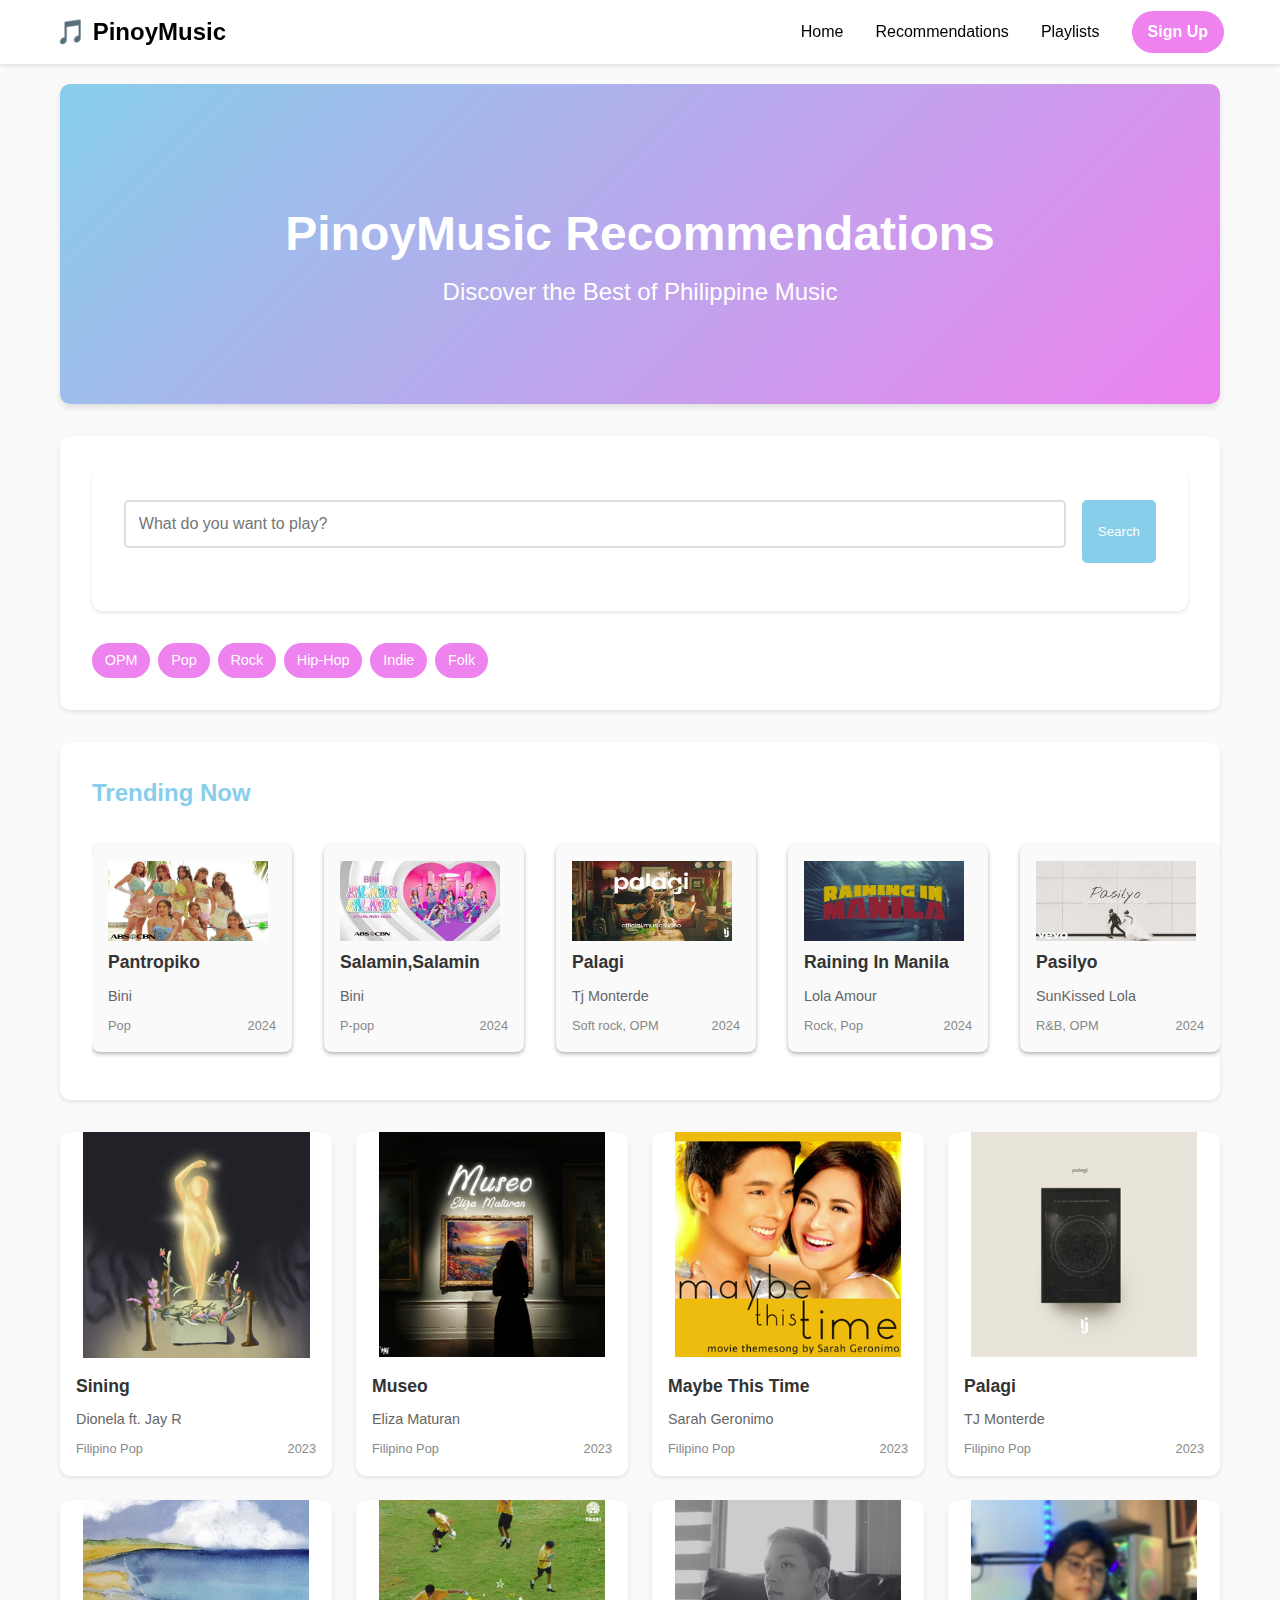
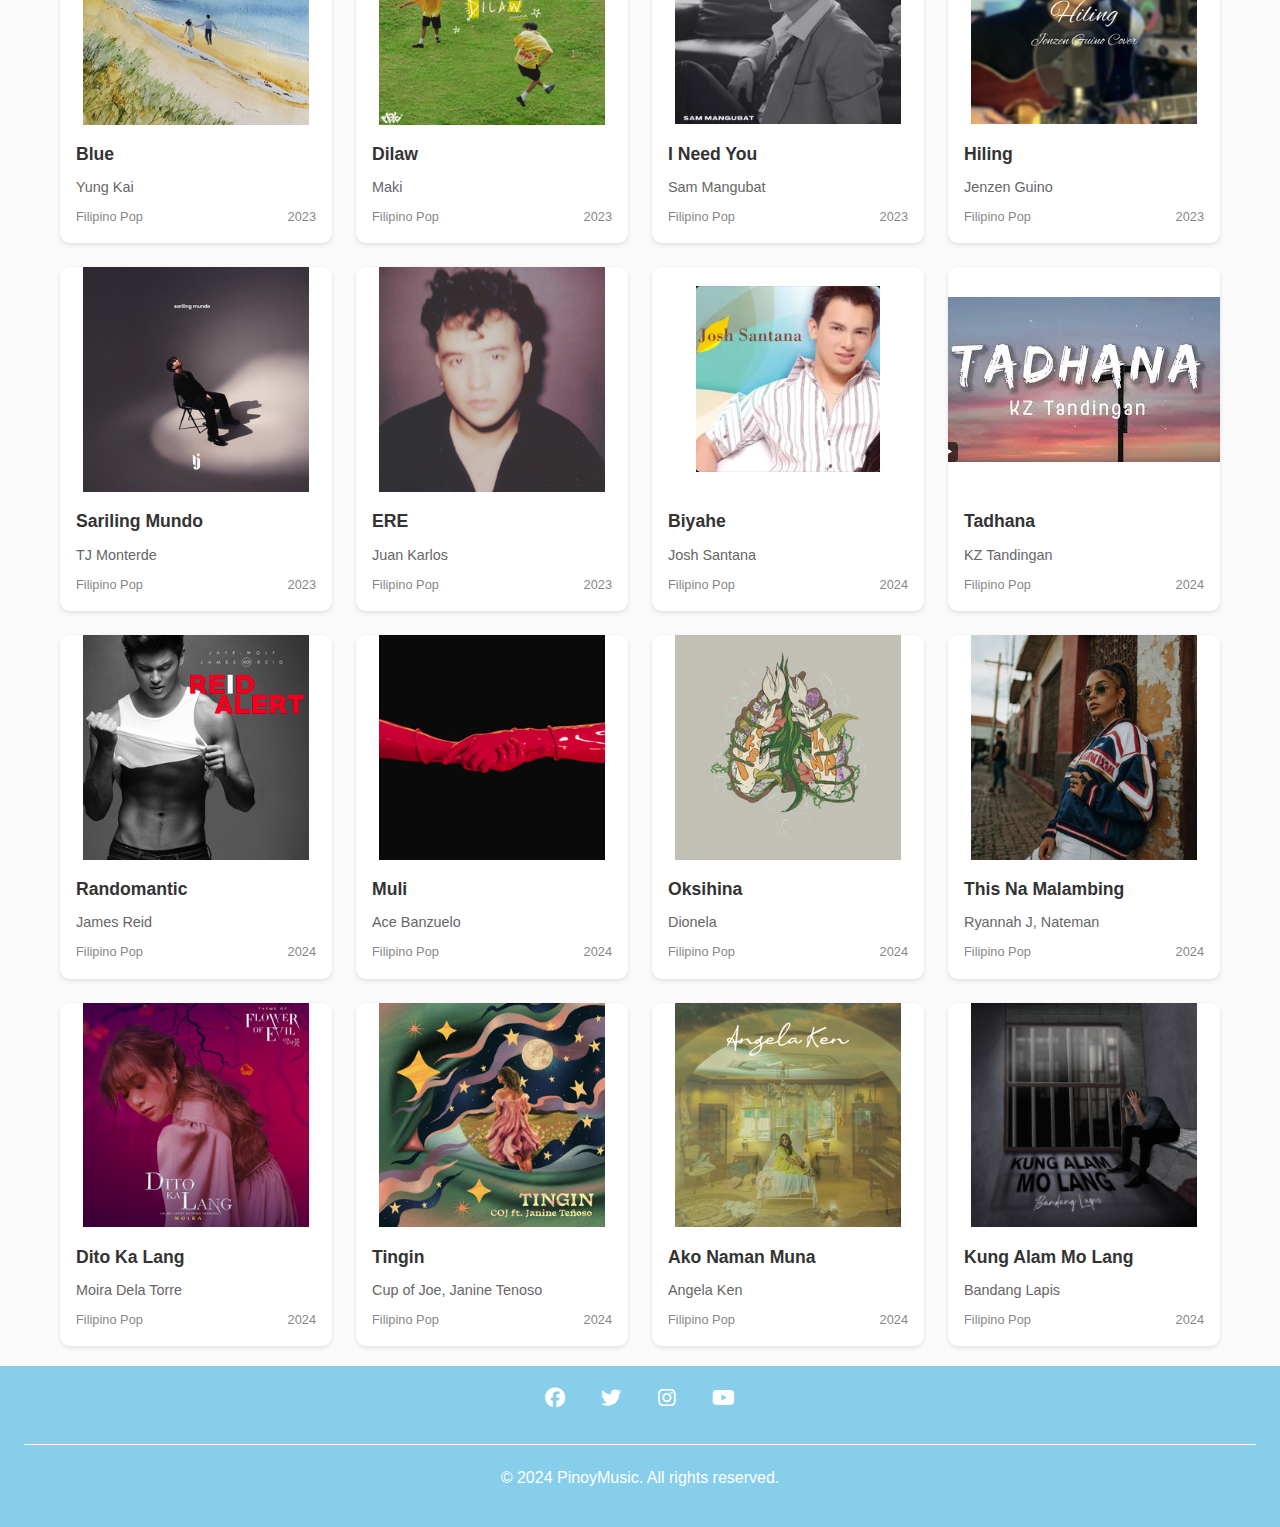
<file: index.html>
<!DOCTYPE html>
<html lang="en">
<head>
    <meta charset="UTF-8">
    <meta name="viewport" content="width=device-width, initial-scale=1.0">
    <title>PinoyMusic Recommendations</title>
    <link rel="shortcut icon" href="8J+OtQ==" type="image/x-icon">
    <link rel="stylesheet" href="sample.css">
    <link rel="stylesheet" href="https://cdnjs.cloudflare.com/ajax/libs/font-awesome/6.4.0/css/all.min.css">
   
    </style>
</head>
<body>
    <nav class="navbar">
        <div class="nav-container">
            <div class="nav-content">
                <a href="#" class="brand">🎵 PinoyMusic</a>
                
                
                <label for="mobile-menu" class="mobile-menu-btn">
                    ☰
                </label>

                <div class="nav-links">
                    <a href="#home">Home</a>
                    <a href="#recommendation">Recommendations</a>
                    <a href="#playlist">Playlists</a>
                    
                    
                    <span href="#" class="custom-signup-btn">Sign Up</span>
                </div>
                
            </div>
        </div>
    </nav>

    <div id="unique-login-modal" class="unique-login-modal">
        <div class="unique-login-modal-content">
            <span class="unique-close-btn1">&times;</span>
            <h2>Login</h2>
            <form id="unique-signup-form">
                
                <label for="unique-email">Email</label>
                <input type="email" id="unique-email" name="email" required>
    
                <label for="unique-password">Password</label>
                <input type="password" id="unique-password" name="password" required>
                
                

                <div style="padding-left: 0.5rem;">Don't have an account? <span style="font-weight: bold;padding-left: 0.5rem;cursor: pointer;" onclick="sign()">Register</span></div>
    
                <button type="submit" id="button-modal">Login</button>
            </form>
        </div>
    </div>




    <div id="unique-signup-modal" class="unique-signup-modal">
        <div class="unique-signup-modal-content">
            <span class="unique-close-btn">&times;</span>
            <h2>Create Account</h2>
            <form id="unique-signup-form">
                <label for="unique-username">Fullname</label>
                <input type="text" id="unique-username" name="username" required>
                
                <label for="unique-email">Email</label>
                <input type="email" id="unique-email" name="email" required>
    
                <label for="unique-password">Password</label>
                <input type="password" id="unique-password" name="password" required>
                
                <label for="unique-password">Confirm Password</label>
                <input type="password" id="unique-password" name="password" required>


                <div style="padding-left: 0.5rem;">Already have an account? <span style="font-weight: bold;padding-left: 0.5rem;cursor: pointer;" onclick="log()">Login</span></div>
    
                <button type="submit" id="button-modal">Create Account</button>
            </form>
        </div>
    </div>


    

    <div class="container" >
        <section class="theHead" id="home">
            <h1>PinoyMusic Recommendations</h1>
            <p>Discover the Best of Philippine Music</p>
        </section>

        <section class="search-section">
            <div class="search-section">
                <div class="search-bar">
                    <input type="search" id="search-input" placeholder="What do you want to play?" autocomplete="off">
                    <button id="search-button">Search</button>
                </div>
                <div id="suggestions" class="suggestions"></div>
            </div>
            
            <div class="genre-filters">
                <span class="genre-tag">OPM</span>
                <span class="genre-tag">Pop</span>
                <span class="genre-tag">Rock</span>
                <span class="genre-tag">Hip-Hop</span>
                <span class="genre-tag">Indie</span>
                <span class="genre-tag">Folk</span>
            </div>
        </section>

        <section class="trending-section" id="recommendation">
            <h2 class="section-title">Trending Now</h2>
            <div class="trending-list trending-slider ">
                <div class="trending-item">
                    <div class="image"><img src="asset/1.1.png" alt=""></div>
                    <div class="song-title">Pantropiko</div>
                    <div class="song-artist">Bini</div>
                    <div class="song-meta">
                        <span>Pop</span>
                        <span>2024</span>
                    </div>
                </div>
                <div class="trending-item">
                    <div class="image"><img src="asset/2.png" alt=""></div>
                    <div class="song-title">Salamin,Salamin</div>
                    <div class="song-artist">Bini</div>
                    <div class="song-meta">
                        <span>P-pop</span>
                        <span>2024</span>
                    </div>
                </div>
                <div class="trending-item">
                    <div class="image"><img src="asset/3.png" alt=""></div>
                    <div class="song-title">Palagi</div>
                    <div class="song-artist">Tj Monterde</div>
                    <div class="song-meta">
                        <span>Soft rock, OPM</span>
                        <span>2024</span>
                    </div>
                </div>
                <div class="trending-item">
                    <div class="image"><img src="asset/4.png" alt=""></div>
                    <div class="song-title">Raining In Manila</div>
                    <div class="song-artist">Lola Amour</div>
                    <div class="song-meta">
                        <span>Rock, Pop</span>
                        <span>2024</span>
                    </div>
                </div>
                <div class="trending-item">
                    <div class="image"><img src="asset/5.png" alt=""></div>
                    <div class="song-title">Pasilyo</div>
                    <div class="song-artist">SunKissed Lola</div>
                    <div class="song-meta">
                        <span>R&B, OPM</span>
                        <span>2024</span>
                    </div>
                </div>
                <div class="trending-item">
                    <div class="image"><img src="asset/7.png" alt=""></div>
                    <div class="song-title">Gusto ft. AI</div>
                    <div class="song-artist">Zach Tabudlo</div>
                    <div class="song-meta">
                        <span>R&B, Pop</span>
                        <span>2024</span>
                    </div>
                </div>
                <div class="trending-item">
                    <div class="image"><img src="asset/8.png" alt=""></div>
                    <div class="song-title">Saan</div>
                    <div class="song-artist">Maki</div>
                    <div class="song-meta">
                        <span>Folk, Pop</span>
                        <span>2024</span>
                    </div>
                </div>
                <div class="trending-item">
                    <div class="image"><img src="asset/9.png" alt=""></div>
                    <div class="song-title">711</div>
                    <div class="song-artist">TONEEJAY</div>
                    <div class="song-meta">
                        <span>Folk, Indie</span>
                        <span>2024</span>
                    </div>
                </div>

                <div class="trending-item">
                    <div class="image"><img src="asset/10.png" alt=""></div>
                    <div class="song-title">Pano</div>
                    <div class="song-artist">Zach Tabudlo</div>
                    <div class="song-meta">
                        <span>R&B, Pop</span>
                        <span>2024</span>
                    </div>
                </div>

                <div class="trending-item">
                    <div class="image"><img src="asset/11.png" alt=""></div>
                    <div class="song-title">Pagsamo</div>
                    <div class="song-artist">Arthur Nery</div>
                    <div class="song-meta">
                        <span>R&B, OPM</span>
                        <span>2024</span>
                    </div>
                </div>
                <div class="trending-item">
                    <div class="image"><img src="asset/12.png" alt=""></div>
                    <div class="song-title">Gento</div>
                    <div class="song-artist">SB19</div>
                    <div class="song-meta">
                        <span>Hip-Hop, Pop</span>
                        <span>2024</span>
                    </div>
                </div>
            </div>
        </section>

        <section class="recommendations" id="playlist">
            <!-- 2023 Songs -->
<div class="song-card">
    <div class="song-image">
        <img src="asset/playlist/1.png" alt="Sining">
    </div>
    <div class="song-info">
        <div class="song-title">Sining</div>
        <div class="song-artist">Dionela ft. Jay R</div>
        <div class="song-meta">
            <span>Filipino Pop</span>
            <span>2023</span>
        </div>
    </div>
</div>

    <div class="song-card">
    <div class="song-image">
        <img src="asset/playlist/2.png" alt="Museo">
    </div>
    <div class="song-info">
        <div class="song-title">Museo</div>
        <div class="song-artist">Eliza Maturan</div>
        <div class="song-meta">
            <span>Filipino Pop</span>
            <span>2023</span>
        </div>
    </div>
</div>

<div class="song-card">
    <div class="song-image">
        <img src="asset/playlist/3.png" alt="Maybe This Time">
    </div>
    <div class="song-info">
        <div class="song-title">Maybe This Time</div>
        <div class="song-artist">Sarah Geronimo</div>
        <div class="song-meta">
            <span>Filipino Pop</span>
            <span>2023</span>
        </div>
    </div>
</div>

<div class="song-card">
    <div class="song-image">
        <img src="asset/playlist/4.png" alt="Palagi">
    </div>
    <div class="song-info">
        <div class="song-title">Palagi</div>
        <div class="song-artist">TJ Monterde</div>
        <div class="song-meta">
            <span>Filipino Pop</span>
            <span>2023</span>
        </div>
    </div>
</div>

<div class="song-card">
    <div class="song-image">
        <img src="asset/playlist/5.png" alt="Blue">
    </div>
    <div class="song-info">
        <div class="song-title">Blue</div>
        <div class="song-artist">Yung Kai</div>
        <div class="song-meta">
            <span>Filipino Pop</span>
            <span>2023</span>
        </div>
    </div>
</div>

<div class="song-card">
    <div class="song-image">
        <img src="asset/playlist/6.png" alt="Dilaw">
    </div>
    <div class="song-info">
        <div class="song-title">Dilaw</div>
        <div class="song-artist">Maki</div>
        <div class="song-meta">
            <span>Filipino Pop</span>
            <span>2023</span>
        </div>
    </div>
</div>

<div class="song-card">
    <div class="song-image">
        <img src="asset/playlist/7.png" alt="I Need You">
    </div>
    <div class="song-info">
        <div class="song-title">I Need You</div>
        <div class="song-artist">Sam Mangubat</div>
        <div class="song-meta">
            <span>Filipino Pop</span>
            <span>2023</span>
        </div>
    </div>
</div>

<div class="song-card">
    <div class="song-image">
        <img src="asset/playlist/8.png" alt="Hiling">
    </div>
    <div class="song-info">
        <div class="song-title">Hiling</div>
        <div class="song-artist">Jenzen Guino</div>
        <div class="song-meta">
            <span>Filipino Pop</span>
            <span>2023</span>
        </div>
    </div>
</div>

<div class="song-card">
    <div class="song-image">
        <img src="asset/playlist/9.png" alt="Sariling Mundo">
    </div>
    <div class="song-info">
        <div class="song-title">Sariling Mundo</div>
        <div class="song-artist">TJ Monterde</div>
        <div class="song-meta">
            <span>Filipino Pop</span>
            <span>2023</span>
        </div>
    </div>
</div>

<div class="song-card">
    <div class="song-image">
        <img src="asset/playlist/10.png" alt="ERE">
    </div>
    <div class="song-info">
        <div class="song-title">ERE</div>
        <div class="song-artist">Juan Karlos</div>
        <div class="song-meta">
            <span>Filipino Pop</span>
            <span>2023</span>
        </div>
    </div>
</div>

<!-- 2024 Songs -->
<div class="song-card">
    <div class="song-image">
        <img src="asset/playlist/11.png" alt="Biyahe">
    </div>
    <div class="song-info">
        <div class="song-title">Biyahe</div>
        <div class="song-artist">Josh Santana</div>
        <div class="song-meta">
            <span>Filipino Pop</span>
            <span>2024</span>
        </div>
    </div>
</div>

<div class="song-card">
    <div class="song-image">
        <img src="asset/playlist/12.png" alt="Tadhana">
    </div>
    <div class="song-info">
        <div class="song-title">Tadhana</div>
        <div class="song-artist">KZ Tandingan</div>
        <div class="song-meta">
            <span>Filipino Pop</span>
            <span>2024</span>
        </div>
    </div>
</div>

<div class="song-card">
    <div class="song-image">
        <img src="asset/playlist/13.png" alt="Randomantic">
    </div>
    <div class="song-info">
        <div class="song-title">Randomantic</div>
        <div class="song-artist">James Reid</div>
        <div class="song-meta">
            <span>Filipino Pop</span>
            <span>2024</span>
        </div>
    </div>
</div>

<div class="song-card">
    <div class="song-image">
        <img src="asset/playlist/14.png" alt="Muli">
    </div>
    <div class="song-info">
        <div class="song-title">Muli</div>
        <div class="song-artist">Ace Banzuelo</div>
        <div class="song-meta">
            <span>Filipino Pop</span>
            <span>2024</span>
        </div>
    </div>
</div>

<div class="song-card">
    <div class="song-image">
        <img src="asset/playlist/15.png" alt="Oksihina">
    </div>
    <div class="song-info">
        <div class="song-title">Oksihina</div>
        <div class="song-artist">Dionela</div>
        <div class="song-meta">
            <span>Filipino Pop</span>
            <span>2024</span>
        </div>
    </div>
</div>

<div class="song-card">
    <div class="song-image">
        <img src="asset/playlist/16.png" alt="This Na Malambing">
    </div>
    <div class="song-info">
        <div class="song-title">This Na Malambing</div>
        <div class="song-artist">Ryannah J, Nateman</div>
        <div class="song-meta">
            <span>Filipino Pop</span>
            <span>2024</span>
        </div>
    </div>
</div>

<div class="song-card">
    <div class="song-image">
        <img src="asset/playlist/17.png" alt="Dito Ka Lang">
    </div>
    <div class="song-info">
        <div class="song-title">Dito Ka Lang</div>
        <div class="song-artist">Moira Dela Torre</div>
        <div class="song-meta">
            <span>Filipino Pop</span>
            <span>2024</span>
        </div>
    </div>
</div>

<div class="song-card">
    <div class="song-image">
        <img src="asset/playlist/18.png" alt="Tingin">
    </div>
    <div class="song-info">
        <div class="song-title">Tingin</div>
        <div class="song-artist">Cup of Joe, Janine Tenoso</div>
        <div class="song-meta">
            <span>Filipino Pop</span>
            <span>2024</span>
        </div>
    </div>
</div>

<div class="song-card">
    <div class="song-image">
        <img src="asset/playlist/19.png" alt="Ako Naman Muna">
    </div>
    <div class="song-info">
        <div class="song-title">Ako Naman Muna</div>
        <div class="song-artist">Angela Ken</div>
        <div class="song-meta">
            <span>Filipino Pop</span>
            <span>2024</span>
        </div>
    </div>
</div>

<div class="song-card">
    <div class="song-image">
        <img src="asset/playlist/20.png" alt="Kung Alam Mo Lang">
    </div>
    <div class="song-info">
        <div class="song-title">Kung Alam Mo Lang</div>
        <div class="song-artist">Bandang Lapis</div>
        <div class="song-meta">
            <span>Filipino Pop</span>
            <span>2024</span>
        </div>
    </div>
</div>
        </section>

        
    </div>


    <footer class="footer">
        <div class="footer-container">
           
           
            <div class="footer-social">
                <a href="#" class="social-icon"><i class="fab fa-facebook"></i></a>
                <a href="#" class="social-icon"><i class="fab fa-twitter"></i></a>
                <a href="#" class="social-icon"><i class="fab fa-instagram"></i></a>
                <a href="#" class="social-icon"><i class="fab fa-youtube"></i></a>
            </div>
        </div>
        <div class="footer-bottom">
            <p>&copy; 2024 PinoyMusic. All rights reserved.</p>
        </div>
    </footer>
    

    <script src="script.js"></script>
   
    
    
</body>
</html>
</file>
<file: sample.css>
:root {
  --primary-color: skyblue;
  --secondary-color: violet;
  --background-color: #fafafa;
  --card-background: #ffffff;
  --text-color: #333333;
}

* {
  scroll-behavior: smooth;
  margin: 0;
  padding: 0;
  box-sizing: border-box;
  font-family: "Segoe UI", Tahoma, Geneva, Verdana, sans-serif;
}

.navbar {
  background-color: white;
  box-shadow: 0 2px 4px rgba(0, 0, 0, 0.1);
  position: fixed;
  top: 0;
  left: 0;
  right: 0;
  z-index: 1000;
}

.nav-container {
  max-width: 1200px;
  margin: 0 auto;
  padding: 0 1rem;
}

.nav-content {
  display: flex;
  justify-content: space-between;
  align-items: center;
  height: 64px;
}
/* Custom Modal styles */
.unique-signup-modal {
  display: none; /* Hidden by default */
  position: fixed;
  z-index: 1; /* Sit on top */
  left: 0;
  top: 0;
  width: 100%;
  height: 100%;
  overflow: auto;
  background-color: rgba(0, 0, 0, 0.5); /* Semi-transparent background */
}
.unique-login-modal {
  display: none; /* Hidden by default */
  position: fixed;
  z-index: 1; /* Sit on top */
  left: 0;
  top: 0;
  width: 100%;
  height: 100%;
  overflow: auto;
  background-color: rgba(0, 0, 0, 0.5); /* Semi-transparent background */
}

/* Custom Modal content */
.unique-signup-modal-content {
  background-color: #fff;
  margin: 15% auto;
  padding: 20px;
  border: 1px solid #888;
  width: 300px;
  border-radius: 8px;
}
.unique-login-modal-content {
  background-color: #fff;
  margin: 15% auto;
  padding: 20px;
  border: 1px solid #888;
  width: 300px;
  border-radius: 8px;
}

/* Close button (X) */
.unique-close-btn {
  color: #aaa;
  font-size: 28px;
  font-weight: bold;
  position: absolute;
  right: 10px;
  top: 10px;
}
.unique-close-btn1 {
  color: #aaa;
  font-size: 28px;
  font-weight: bold;
  position: absolute;
  right: 10px;
  top: 10px;
}

.unique-close-btn:hover,
.unique-close-btn:focus {
  color: black;
  text-decoration: none;
  cursor: pointer;
}

/* Custom Form styling */
label {
  display: block;
  margin-bottom: 5px;
  font-weight: bold;
}

input {
  width: 100%;
  padding: 8px;
  margin-bottom: 15px;
  border: 1px solid #ccc;
  border-radius: 4px;
}

#button-modal {
  margin-top:0.5rem ;
  width: 100%;
  padding: 10px;
  background-color: var(--secondary-color);
  color: white;
  border: none;
  border-radius: 4px;
  cursor: pointer;
}

button:hover {
  background-color: #45a049;
}

.brand {
  color: black;
  font-size: 1.5rem;
  font-weight: bold;
  text-decoration: none;
}

.nav-links {
  display: flex;
  gap: 2rem;
  align-items: center;
}

.nav-links a {
  color: black;
  text-decoration: none;
  transition: color 0.2s;
}
.nav-links a.active {
    color: var(--secondary-color);
  }

.nav-links a:hover {
  color: var(--secondary-color);
}

.custom-signup-btn {
  background-color: var(--secondary-color);
  color: white;
  padding: 0.5rem 1rem;
  border-radius: 9999px;
  font-weight: 600;
  text-decoration: none;
  transition: background-color 0.2s;
  cursor: pointer;
}

.custom-signup-btn:hover {
  background-color: var(--primary-color);
  color: white;
}

body {
  background-color: var(--background-color);
  color: var(--text-color);
  line-height: 1.6;
  padding-top: 64px;
}

.container {
  max-width: 1200px;
  margin: 0 auto;
  padding: 20px;
}
.container h1 {
  font-size: 3rem;
}
.container p {
  font-size: 1.5rem;
}
.theHead {
  background: linear-gradient(
    135deg,
    var(--primary-color),
    var(--secondary-color)
  );
  color: white;
  padding: 7rem;
  text-align: center;
  border-radius: 10px;
  margin-bottom: 2rem;
  box-shadow: 0 4px 6px rgba(0, 0, 0, 0.1);
  height: 20rem;
}

/* Overall search section style */
.search-section {
  background-color: var(--card-background);
  padding: 2rem;
  border-radius: 10px;
  box-shadow: 0 2px 4px rgba(0, 0, 0, 0.1);
  margin-bottom: 2rem;
}

/* Style the search bar */
.search-bar {
  display: flex;
  gap: 1rem;
  margin-bottom: 1rem;
  position: relative;
}

input[type="search"] {
  flex: 1;
  padding: 0.8rem;
  border: 2px solid #ddd;
  border-radius: 5px;
  font-size: 1rem;
}

#search-button {
  padding: 0.8rem 1rem;
  background-color: var(--primary-color);
  border: none;
  border-radius: 5px;
  color: white;
  cursor: pointer;
}

#search-button:hover {
  background-color: var(--primary-color);
}

/* Suggestions box styles */
.suggestions {
  position: absolute;
  top: 85%;
  left: 20%;
  width: 50%;
  background-color: #fff;
  border: 1px solid #ddd;
  border-radius: 5px;
  box-shadow: 0 4px 8px rgba(0, 0, 0, 0.1);
  max-height: 200px;
  overflow-y: hidden;
  display: none;
  z-index: 999;
}

.suggestions div {
  padding: 0.8rem;
  cursor: pointer;
}

.suggestions div:hover {
  background-color: #f0f0f0;
}

button {
  background-color: var(--primary-color);
  color: white;
  border: none;
  padding: 0.8rem 1.5rem;
  border-radius: 5px;
  cursor: pointer;
  transition: background-color 0.3s;
}

button:hover {
  background-color: var(--secondary-color);
}

.genre-filters {
  display: flex;
  flex-wrap: wrap;
  gap: 0.5rem;
  margin-top: 1rem;
}

.genre-tag {
  background-color: var(--secondary-color);
  color: white;
  padding: 0.4rem 0.8rem;
  border-radius: 20px;
  font-size: 0.9rem;
  cursor: pointer;
  transition: background-color 0.4s;
}

.genre-tag:hover {
  background-color: var(--primary-color);
}

.recommendations {
  display: grid;
  grid-template-columns: repeat(auto-fill, minmax(250px, 1fr));
  gap: 1.5rem;
  margin-top: 2rem;
}

.song-card {
  background-color: var(--card-background);
  border-radius: 10px;
  overflow: hidden;
  box-shadow: 0 2px 4px rgba(0, 0, 0, 0.1);
  transition: transform 0.3s;
}

.song-card:hover {
  transform: translateY(-5px);
}

.song-image {
  width: 14rem;
  height: 14rem;
  margin: 0 auto;
  display: flex;
  align-items: center;
  justify-content: center;
}

.song-info {
  padding: 1rem;
}

.song-title {
  font-size: 1.1rem;
  font-weight: bold;
  margin-bottom: 0.5rem;
}

.song-artist {
  color: #666;
  font-size: 0.9rem;
  margin-bottom: 0.5rem;
}

.song-meta {
  display: flex;
  justify-content: space-between;
  font-size: 0.8rem;
  color: #888;
}

.trending-section {
  background-color: var(--card-background);
  padding: 2rem;
  border-radius: 10px;
  margin-top: 2rem;
  box-shadow: 0 2px 4px rgba(0, 0, 0, 0.1);
  position: relative;
  overflow: hidden;
}
.image img {
  width: 10rem;
  height: 5rem;
}
.trending-slider {
  display: flex;
  transition: transform 0.5s ease;
  width: max-content;
  animation: slide 100s linear infinite;
}
@keyframes slide {
  0% {
    transform: translateX(0);
  }
  100% {
    transform: translateX(-75%);
  }
}

.trending-slider:hover {
  animation-play-state: paused;
}

.trending-item {
  flex: 0 0 auto;
  margin-right: 1rem;
}

.section-title {
  font-size: 1.5rem;
  margin-bottom: 1rem;
  color: var(--primary-color);
}

.trending-list {
  display: flex;
  overflow-x: auto;
  gap: 1rem;
  padding: 1rem 0;
}

.trending-item {
  min-width: 200px;
  background-color: var(--background-color);
  padding: 1rem;
  border-radius: 8px;
  box-shadow: 0 2px 4px rgba(0, 0, 0, 0.3);
}

/* Footer styles */
.footer {
  background-color: var(--primary-color);
  color: #fff;
  padding: 1rem 1.5rem;
  font-family: Arial, sans-serif;
  position: relative;
}

.footer-container {
  display: flex;
  justify-content: space-between;
  align-items: center;
  max-width: 1200px;
  margin: 0 auto;
  flex-wrap: wrap;
}


.footer-social {
  margin: 0 auto;
  
}
.footer-social a{
  padding: 1rem;
}

.social-icon {
  color: #fff;
  font-size: 20px;
  transition: color 0.3s;
}

.social-icon:hover {
  color: var(--secondary-color);
}

.footer-bottom {
  text-align: center;
  padding: 20px 0;
  border-top: 1px solid white;
  margin-top: 30px;
}

.footer-bottom p {
  font-size: 1rem;
}
.mobile-menu-btn {
  display: none;
}

/* Responsive adjustments */
@media (max-width: 768px) {
  .footer-container {
    flex-direction: column;
    align-items: center;
  }

  .footer-links {
    margin-top: 20px;
    justify-content: center;
    gap: 15px;
  }

  .footer-social {
    margin-top: 20px;
    justify-content: center;
  }
}

@media (max-width: 768px) {
  /* Initially hide the nav menu */
  .nav-links {
    display: none; /* Hidden by default */
    position: absolute;
    top: 64px;
    left: 0;
    right: 0;
    background-color: white;
    flex-direction: column;
    padding: 1rem;
    gap: 1rem;
    box-shadow: 0 2px 4px rgba(0, 0, 0, 0.1);
  }

  .mobile-menu-btn {
    display: block;
    font-size: 30px;
    cursor: pointer;
    transition: transform 0.3s ease;
  }

  .nav-links {
    transition: transform 0.3s ease;
  }

  .nav-links.active {
    display: flex;
  }

  .container {
    padding: 10px;
  }

  .recommendations {
    grid-template-columns: repeat(auto-fill, minmax(200px, 1fr));
  }

  .theHead {
    padding: 3rem 1rem;
    height: auto;
  }
  
}
</file>
